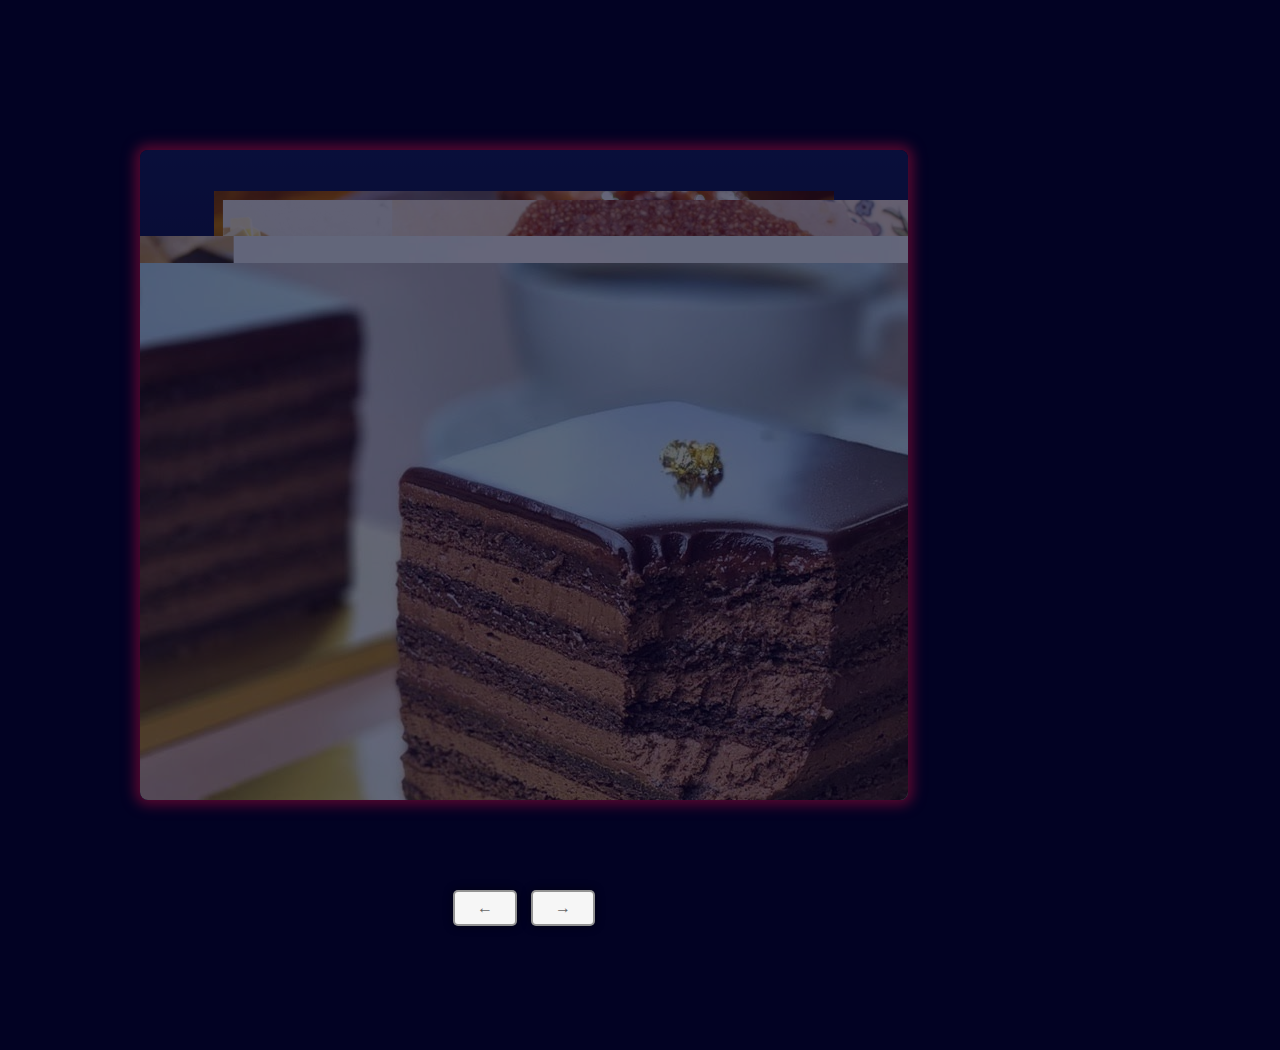
<file: 3D-Cover-Flow-Style-Image-Carousel-Plugin-with-jQuery-Cloud-9-Carousel/index.html>
<!doctype html>
<html lang="fr">
<head>
  <meta charset="UTF-8">
  <title>Cloud 9 Carousel jQuery Plugin Demo</title>
  <link rel="stylesheet" href="css/main.css">
  <link href="http://www.jqueryscript.net/css/jquerysctipttop.css" rel="stylesheet" type="text/css">
</head>
<body>

<script type="text/javascript"
src="http://pagead2.googlesyndication.com/pagead/show_ads.js">
</script>
  <div class="jquery-script-clear"></div>
  <h1 style="margin-top:150px;"></h1>
  <div id="wrap">
    <div id="showcase" class="noselect"> <img class="cloud9-item" src="img/Chocolate_Cake.jpg" alt="Firefox"> <img class="cloud9-item" src="img/crumbleMyrtille.webp" alt="Wyzo"> <img class="cloud9-item" src="img/gateau-a-la-vanille-de-base.jpg" alt="Opera"> <img class="cloud9-item" src="img/gateauAid.webp" alt="Chrome"> <img class="cloud9-item" src="img/kalbElLouz.jpg" alt="Internet Explorer"> <img class="cloud9-item" src="img/MilleFeuilles.jpg" alt="Safari"> </div>
    <p id="item-title">&nbsp;</p>
    <div class="nav" class="noselect">
    <button class="left">  ← </button>
    <button class="right"> → </button>
    </div>
  </div>
<script src="http://ajax.googleapis.com/ajax/libs/jquery/1.11.0/jquery.min.js"></script> 
<script src="jquery.reflection.js"></script> 
<script src="jquery.cloud9carousel.js"></script> 
<script>
    $(function() {
      var showcase = $("#showcase")

      showcase.Cloud9Carousel( {
        yPos: 42,
        yRadius: 48,
        mirrorOptions: {
          gap: 12,
          height: 0.2
        },
        buttonLeft: $(".nav > .left"),
        buttonRight: $(".nav > .right"),
        autoPlay: true,
        bringToFront: true,
        onRendered: showcaseUpdated,
        onLoaded: function() {
          showcase.css( 'visibility', 'visible' )
          showcase.css( 'display', 'none' )
          showcase.fadeIn( 1500 )
        }
      } )

      function showcaseUpdated( showcase ) {
        var title = $('#item-title').html(
          $(showcase.nearestItem()).attr( 'alt' )
        )

        var c = Math.cos((showcase.floatIndex() % 1) * 2 * Math.PI)
        title.css('opacity', 0.5 + (0.5 * c))
      }

      // Simulate physical button click effect
      $('.nav > button').click( function( e ) {
        var b = $(e.target).addClass( 'down' )
        setTimeout( function() { b.removeClass( 'down' ) }, 80 )
      } )

      $(document).keydown( function( e ) {
        //
        // More codes: http://www.javascripter.net/faq/keycodes.htm
        //
        switch( e.keyCode ) {
          /* left arrow */
          case 37:
            $('.nav > .left').click()
            break

          /* right arrow */
          case 39:
            $('.nav > .right').click()
        }
      } )
    })
  </script> 
<script type="text/javascript">

  var _gaq = _gaq || [];
  _gaq.push(['_setAccount', 'UA-36251023-1']);
  _gaq.push(['_setDomainName', 'jqueryscript.net']);
  _gaq.push(['_trackPageview']);

  (function() {
    var ga = document.createElement('script'); ga.type = 'text/javascript'; ga.async = true;
    ga.src = ('https:' == document.location.protocol ? 'https://ssl' : 'http://www') + '.google-analytics.com/ga.js';
    var s = document.getElementsByTagName('script')[0]; s.parentNode.insertBefore(ga, s);
  })();

</script>
</body>
</html>
</file>
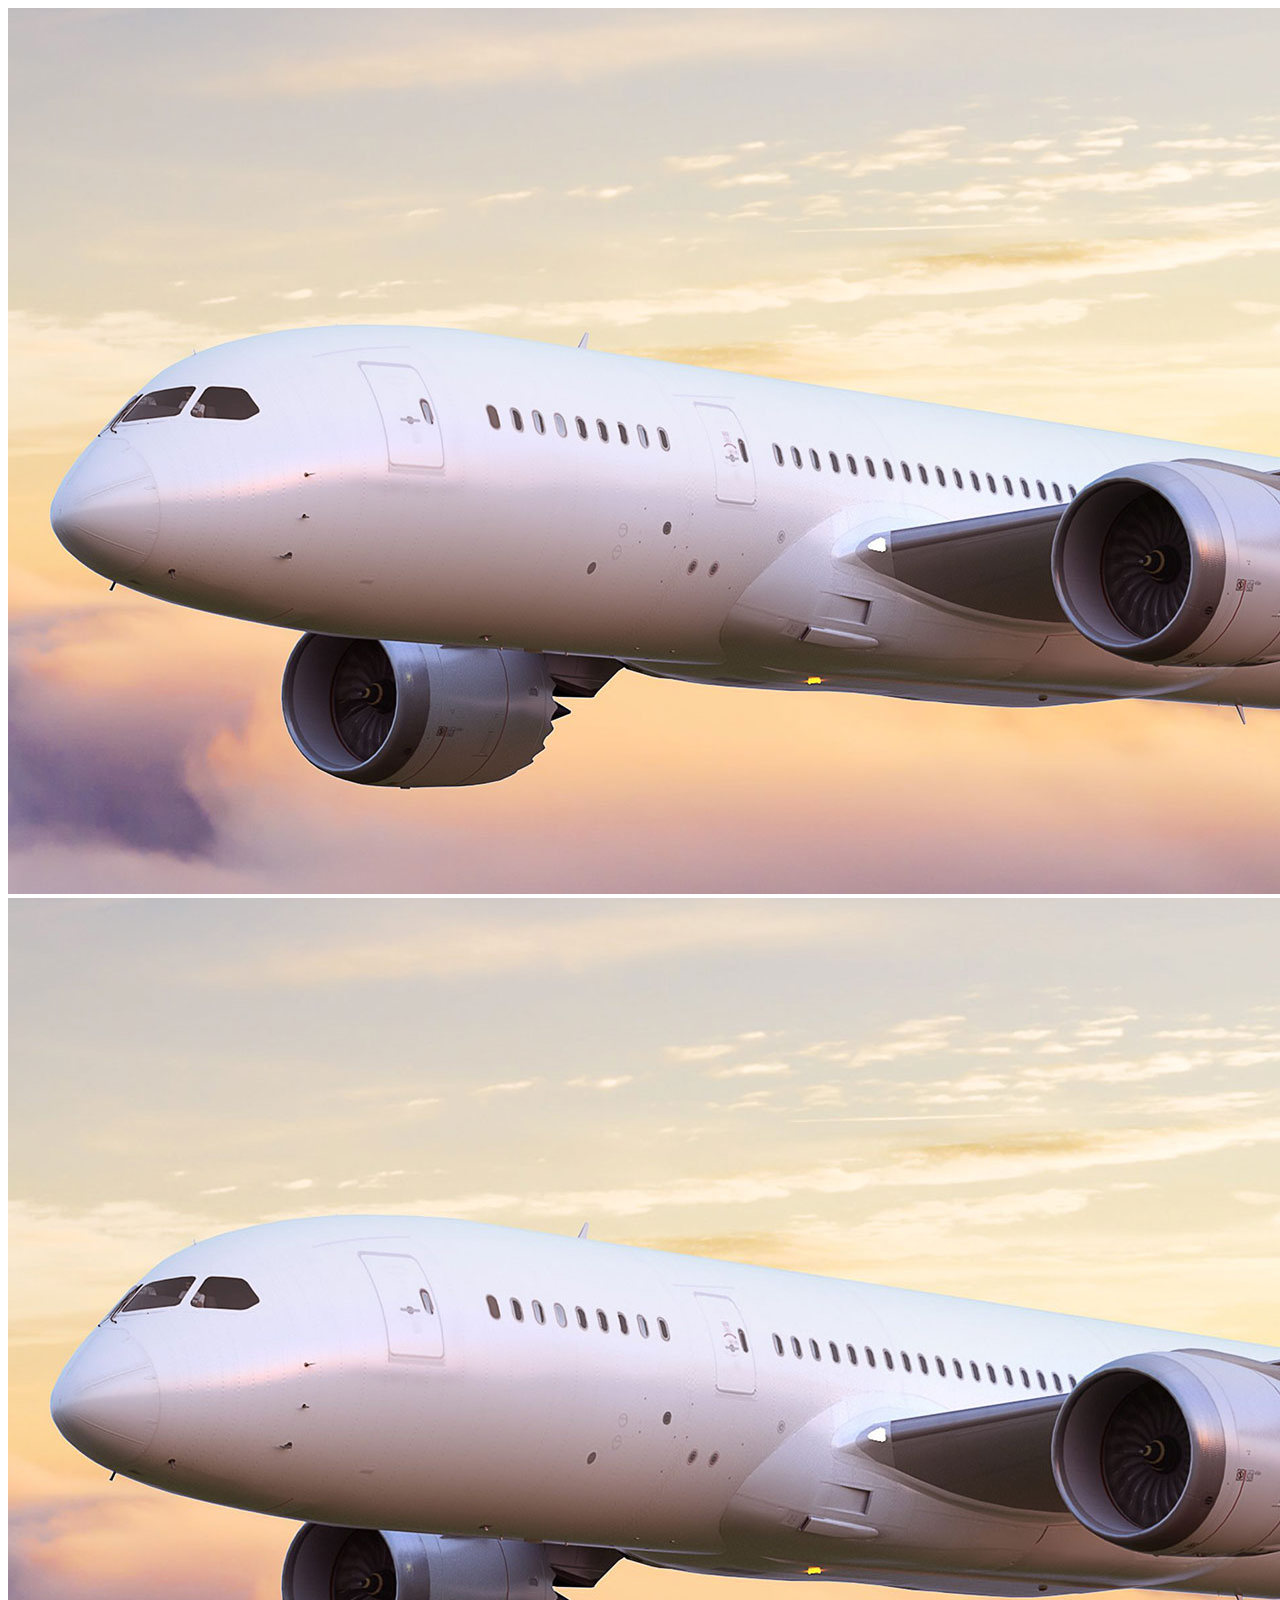
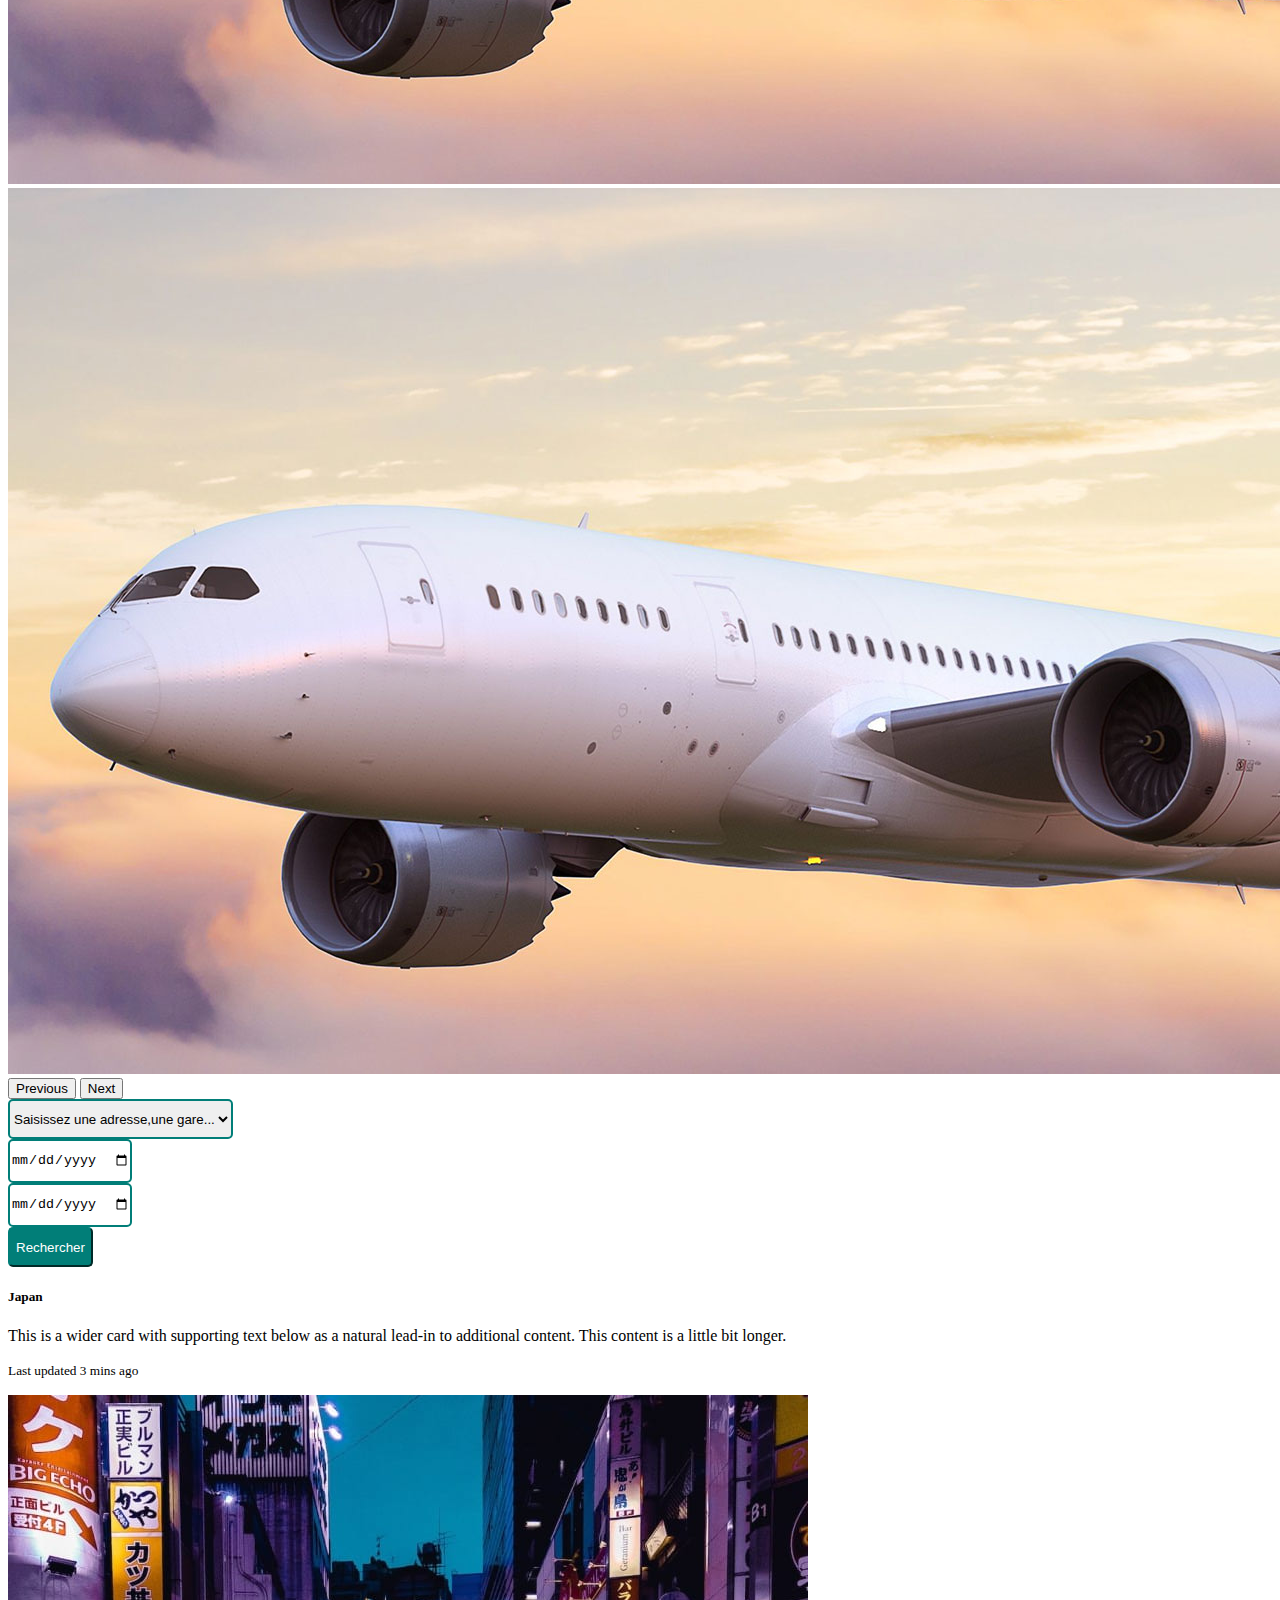
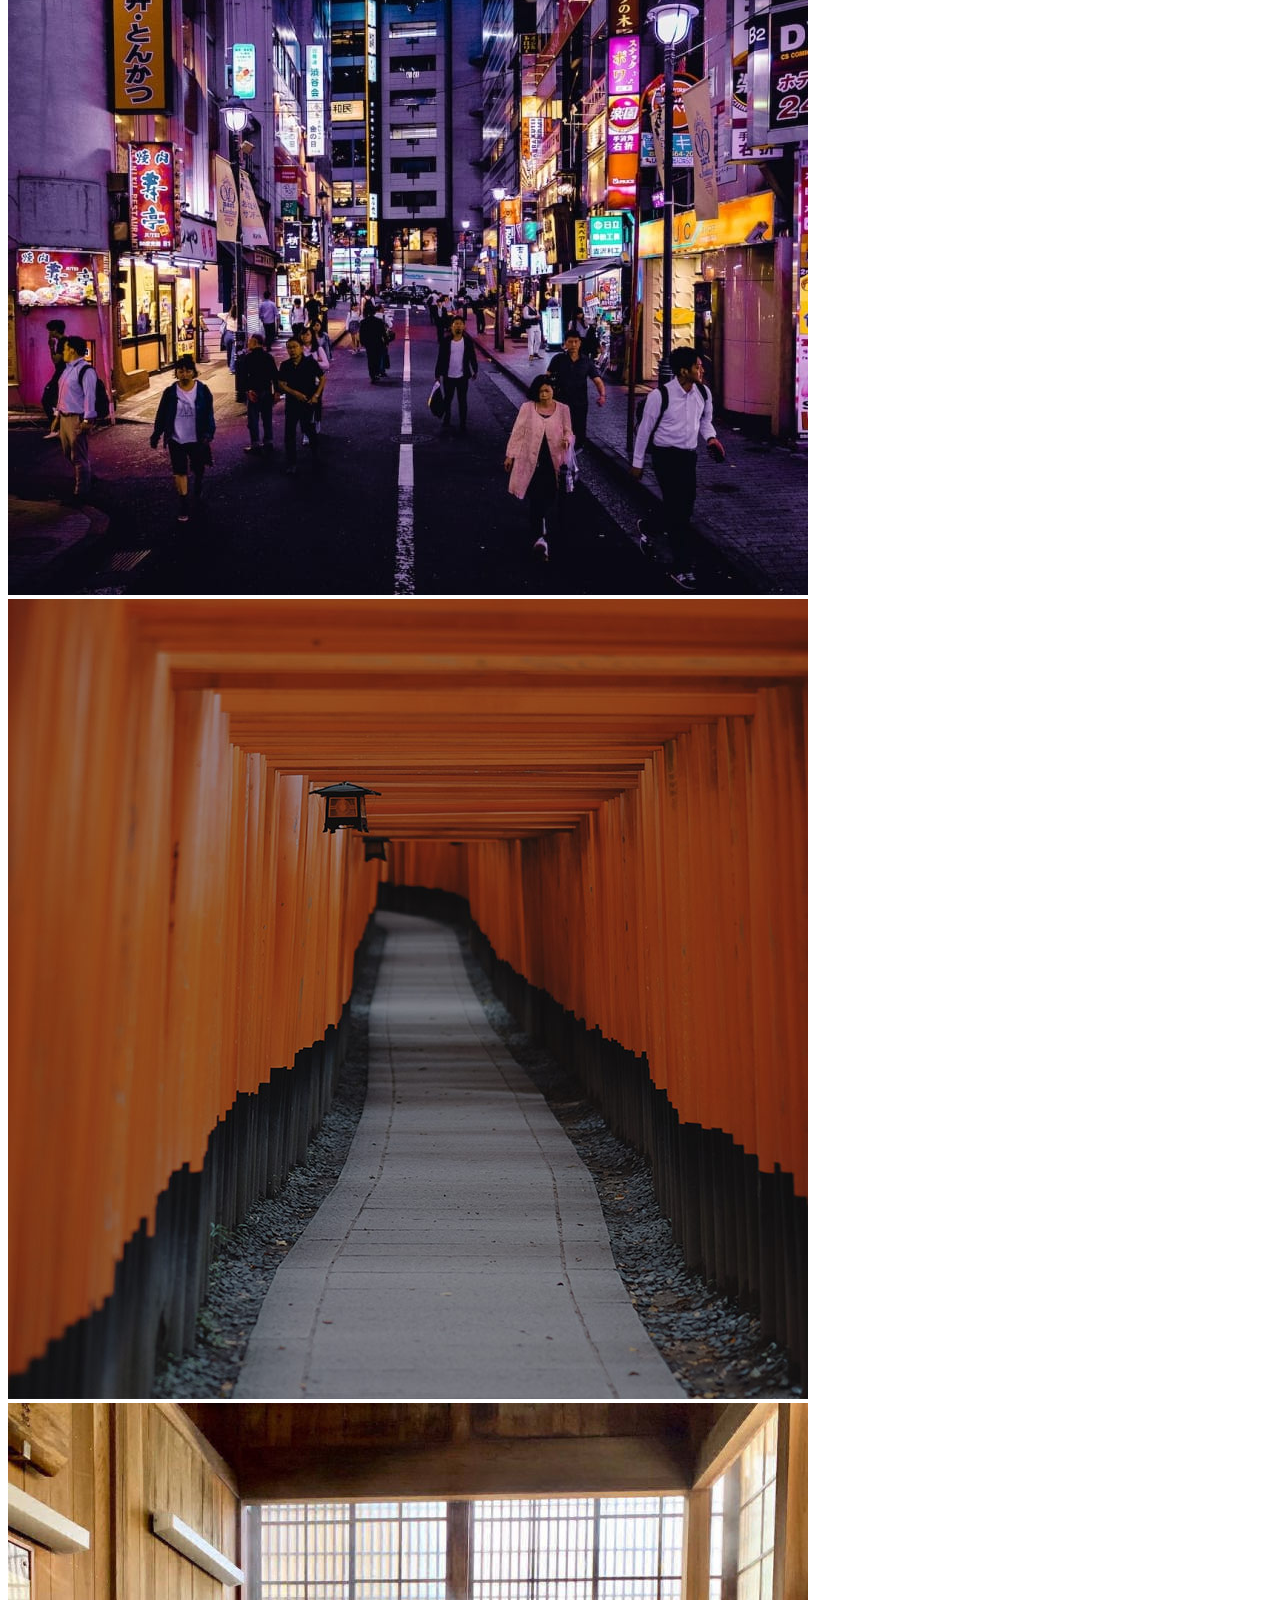
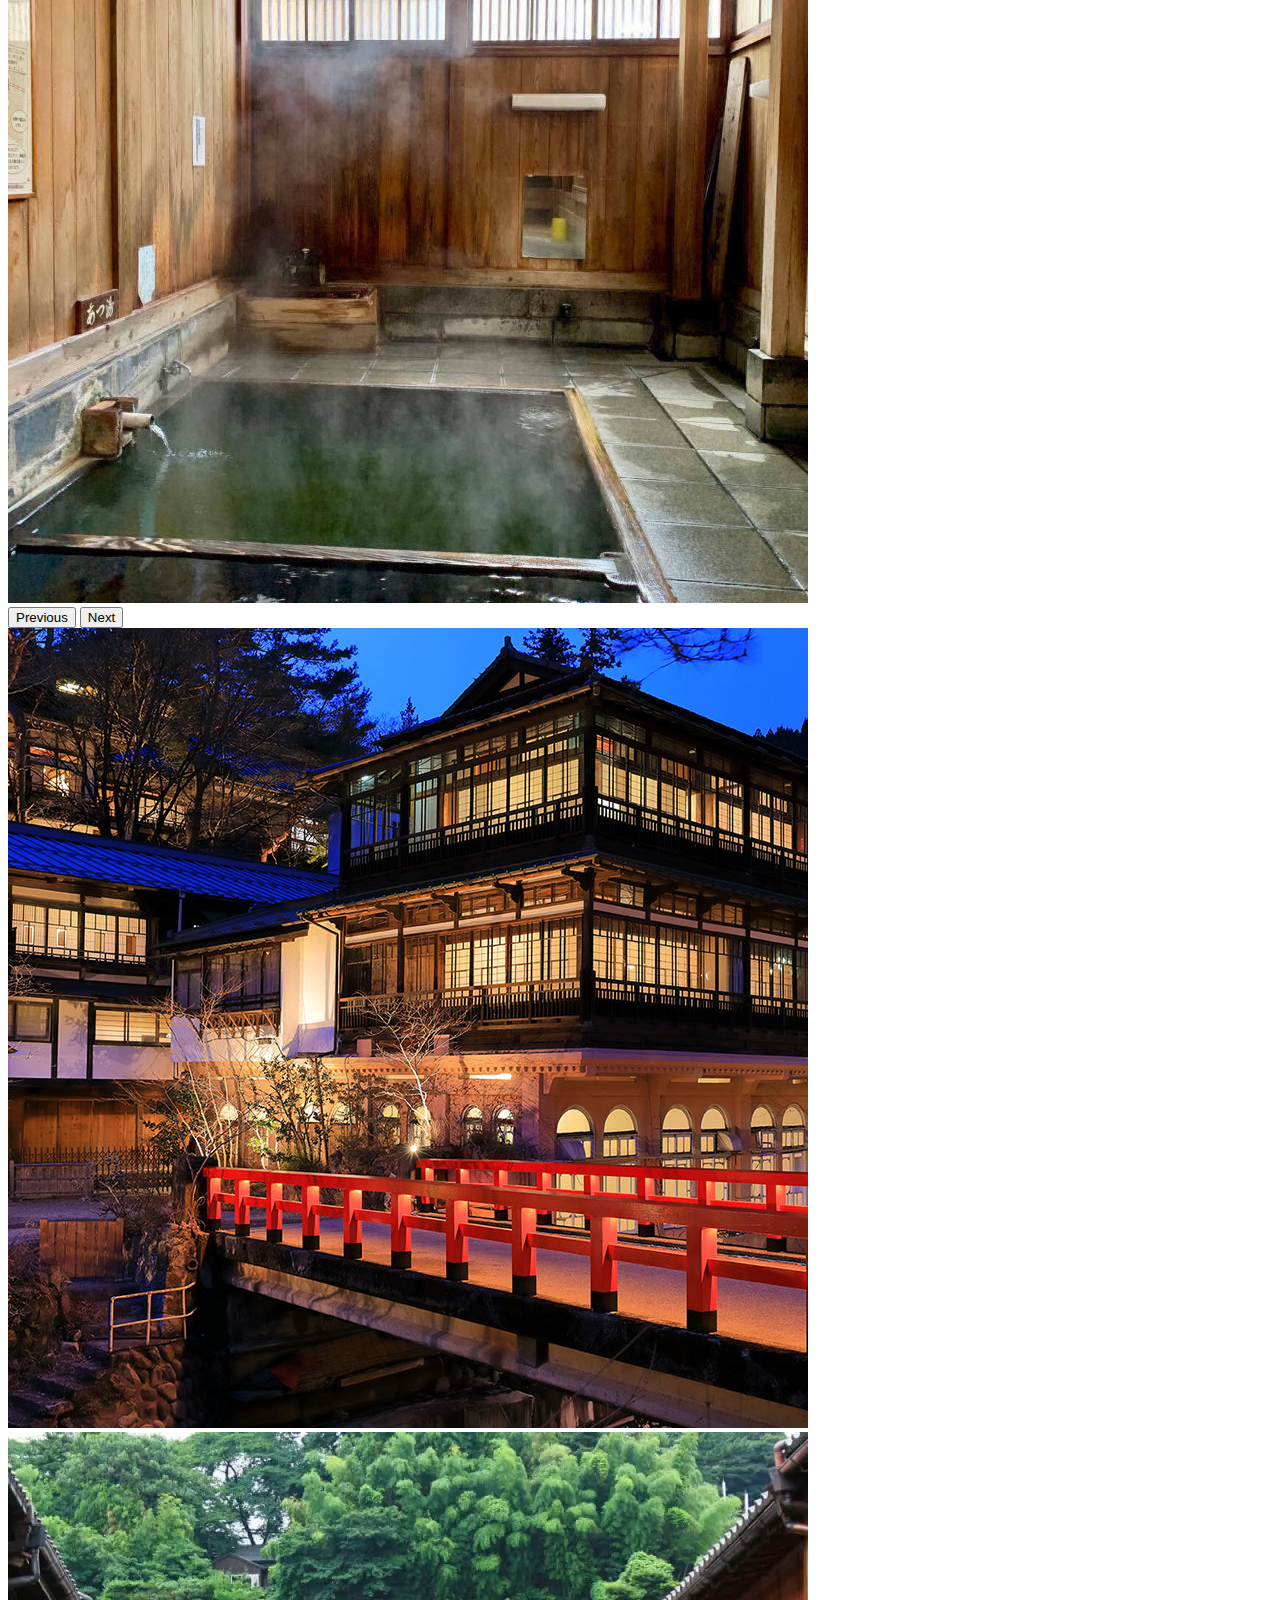
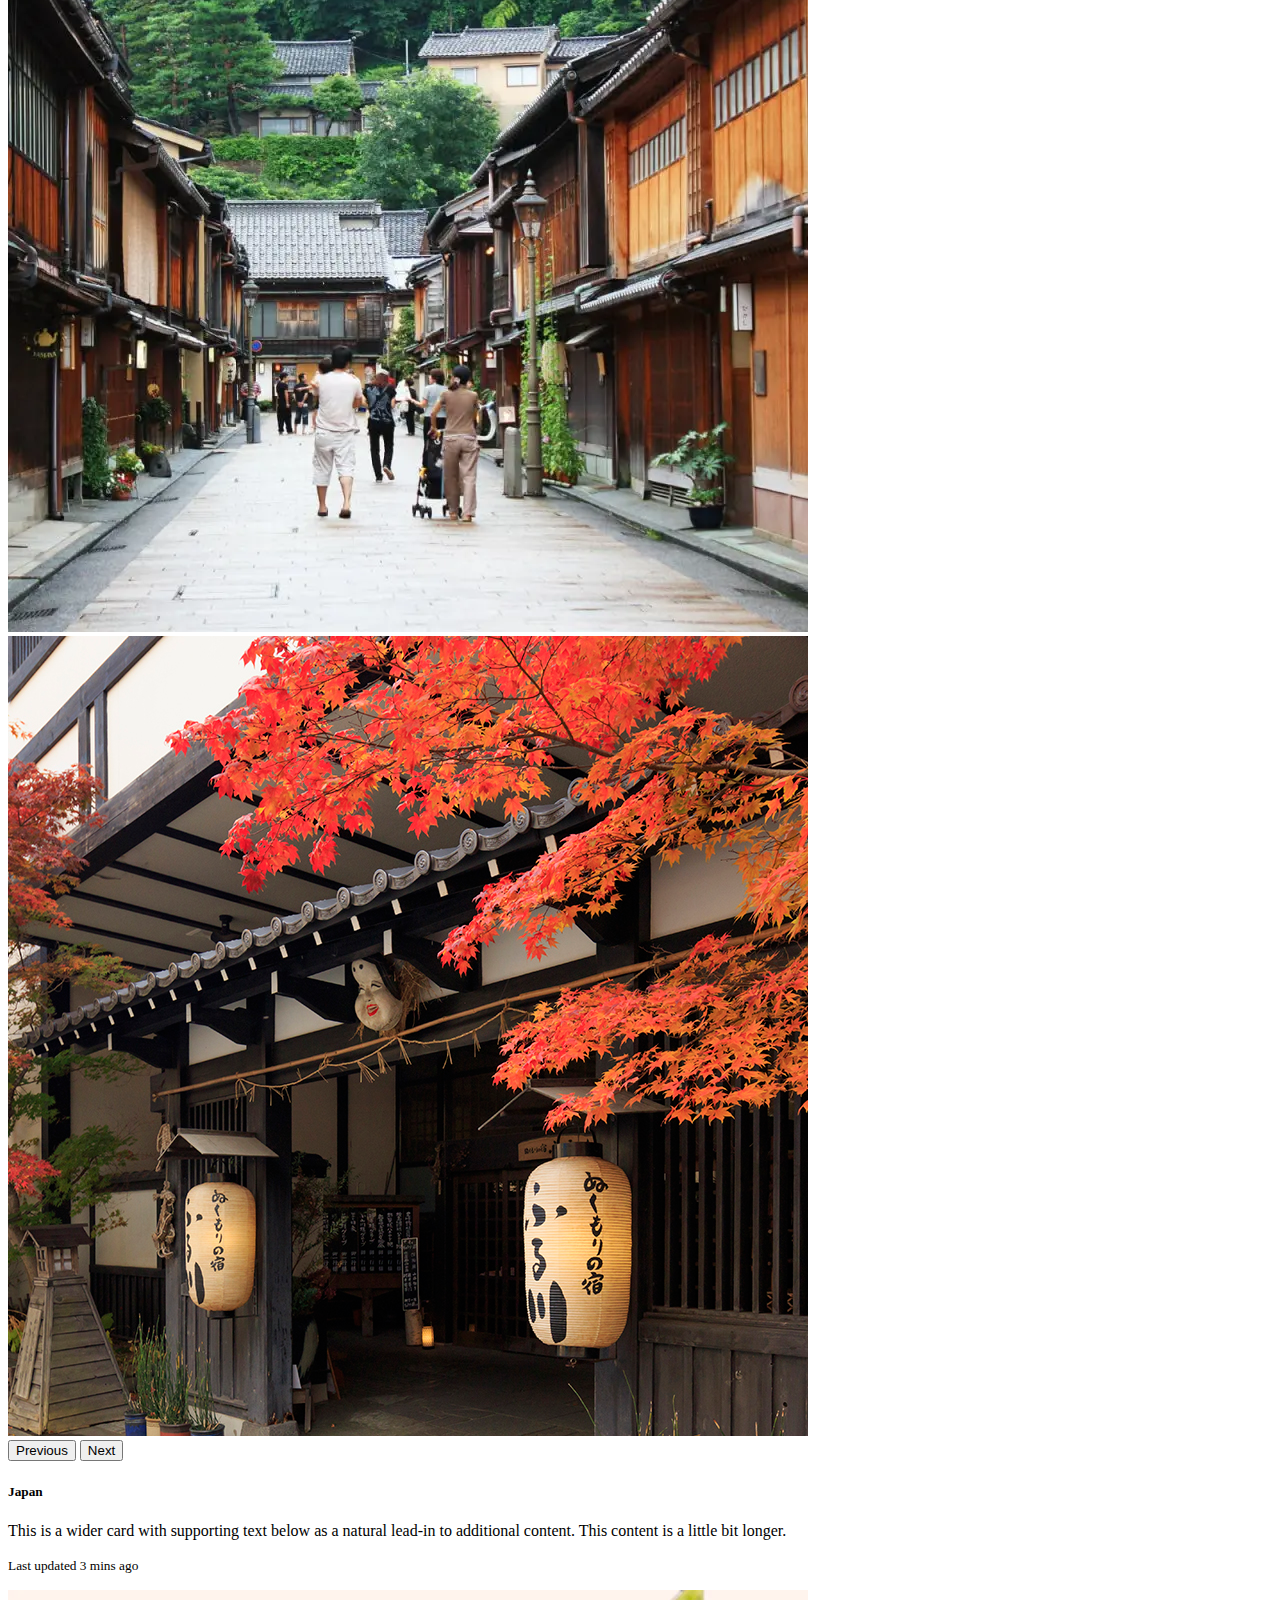
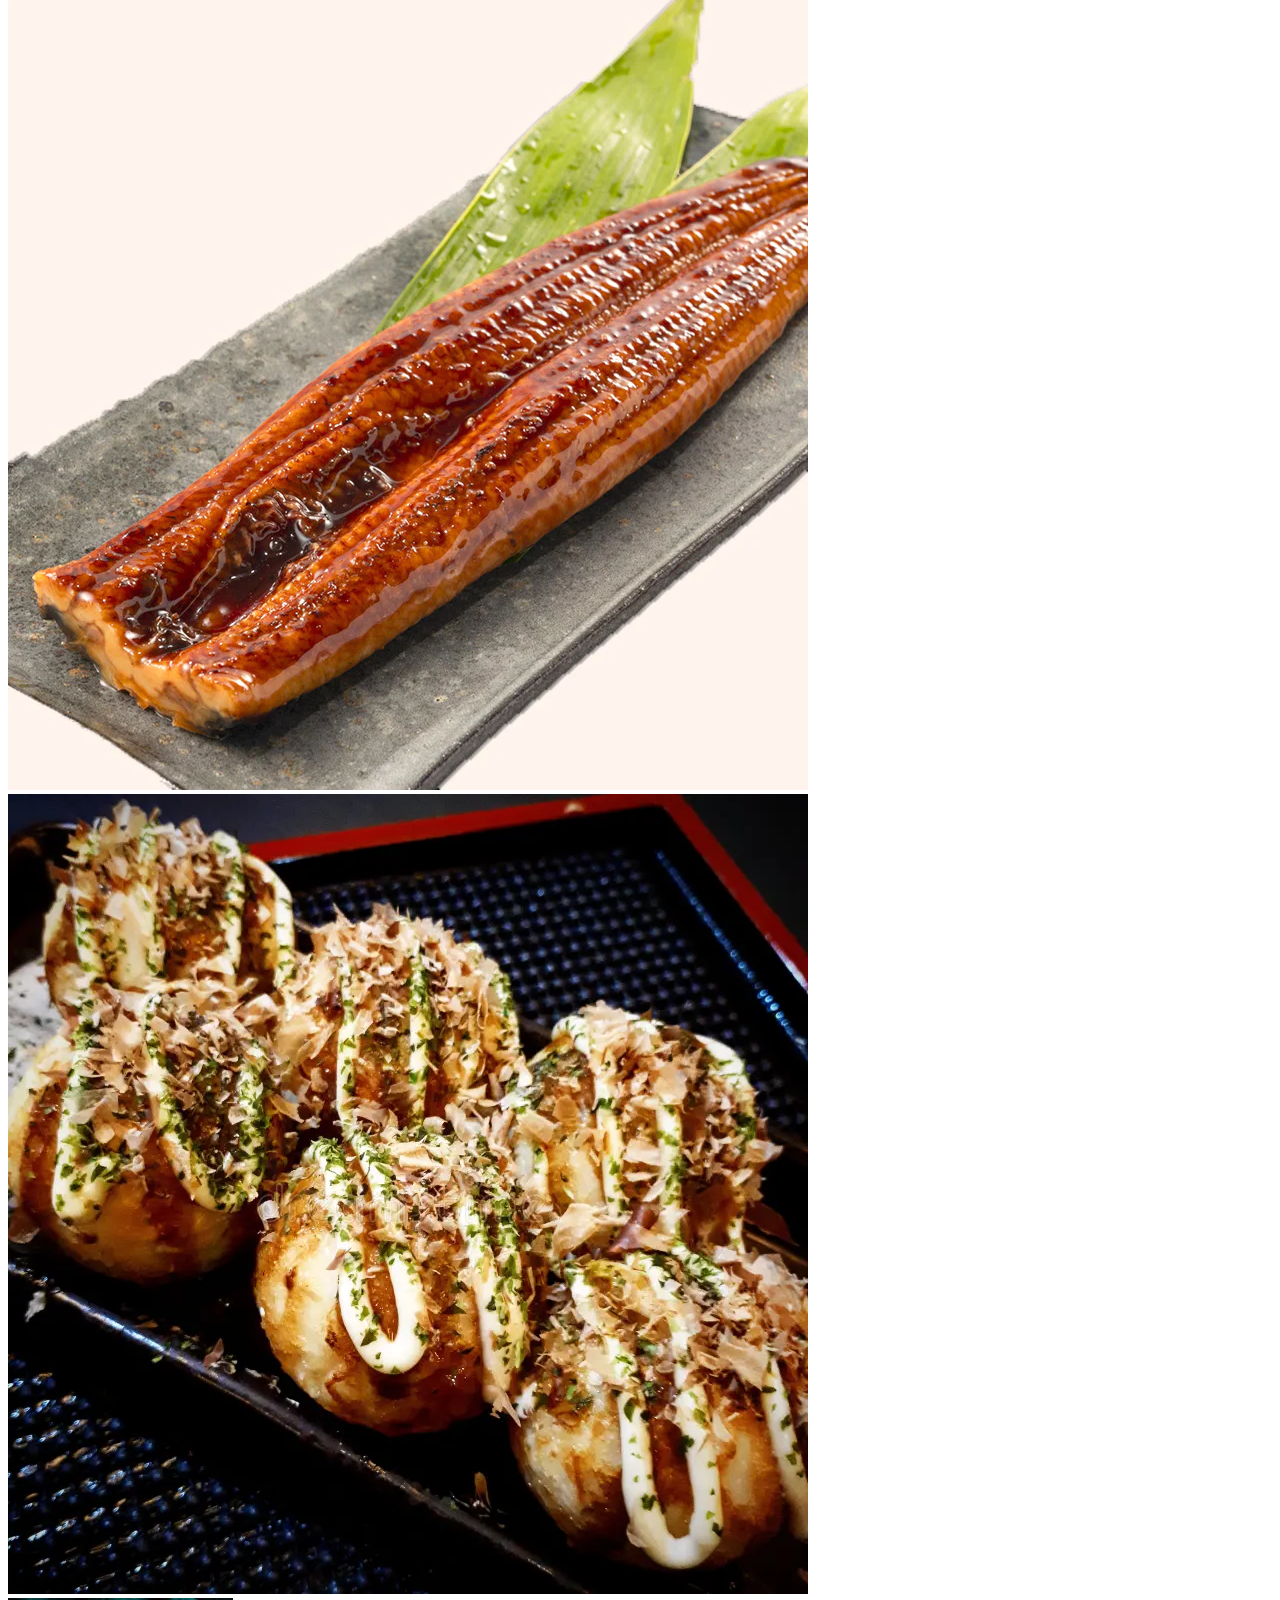
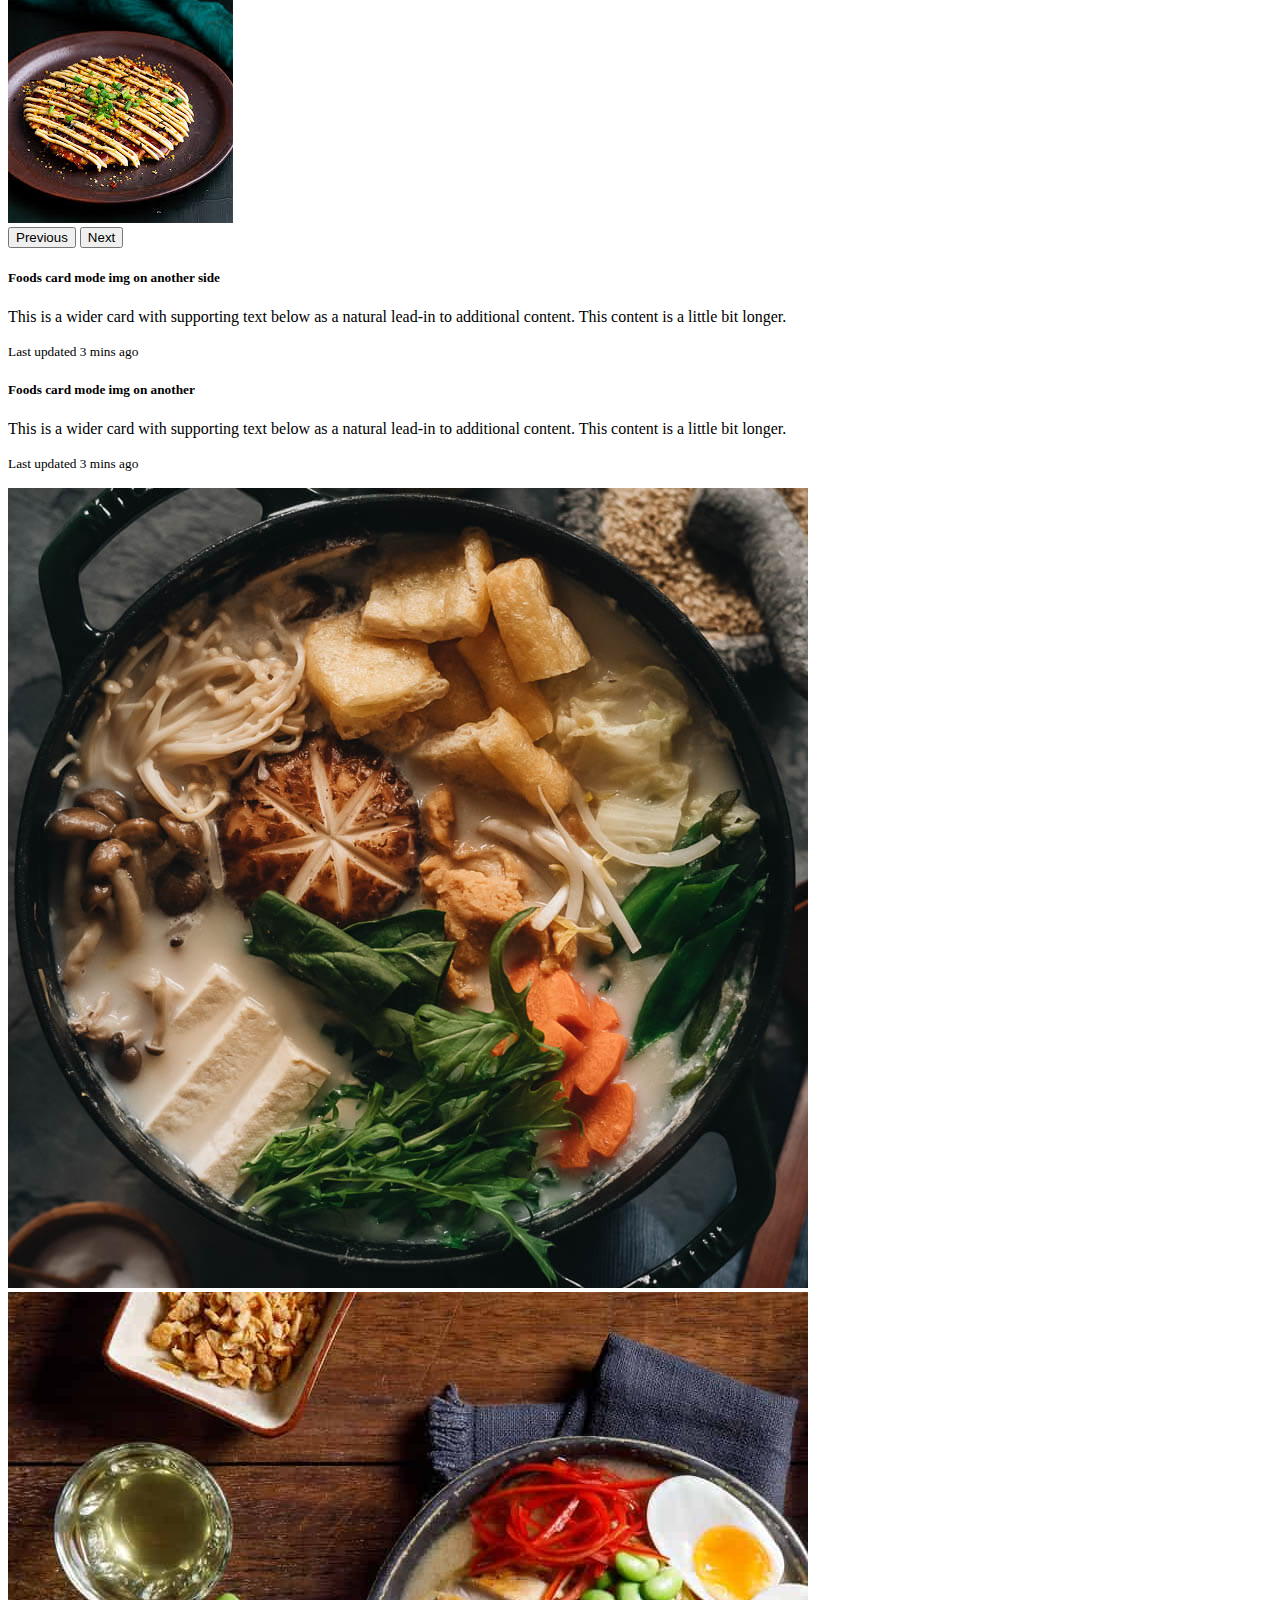
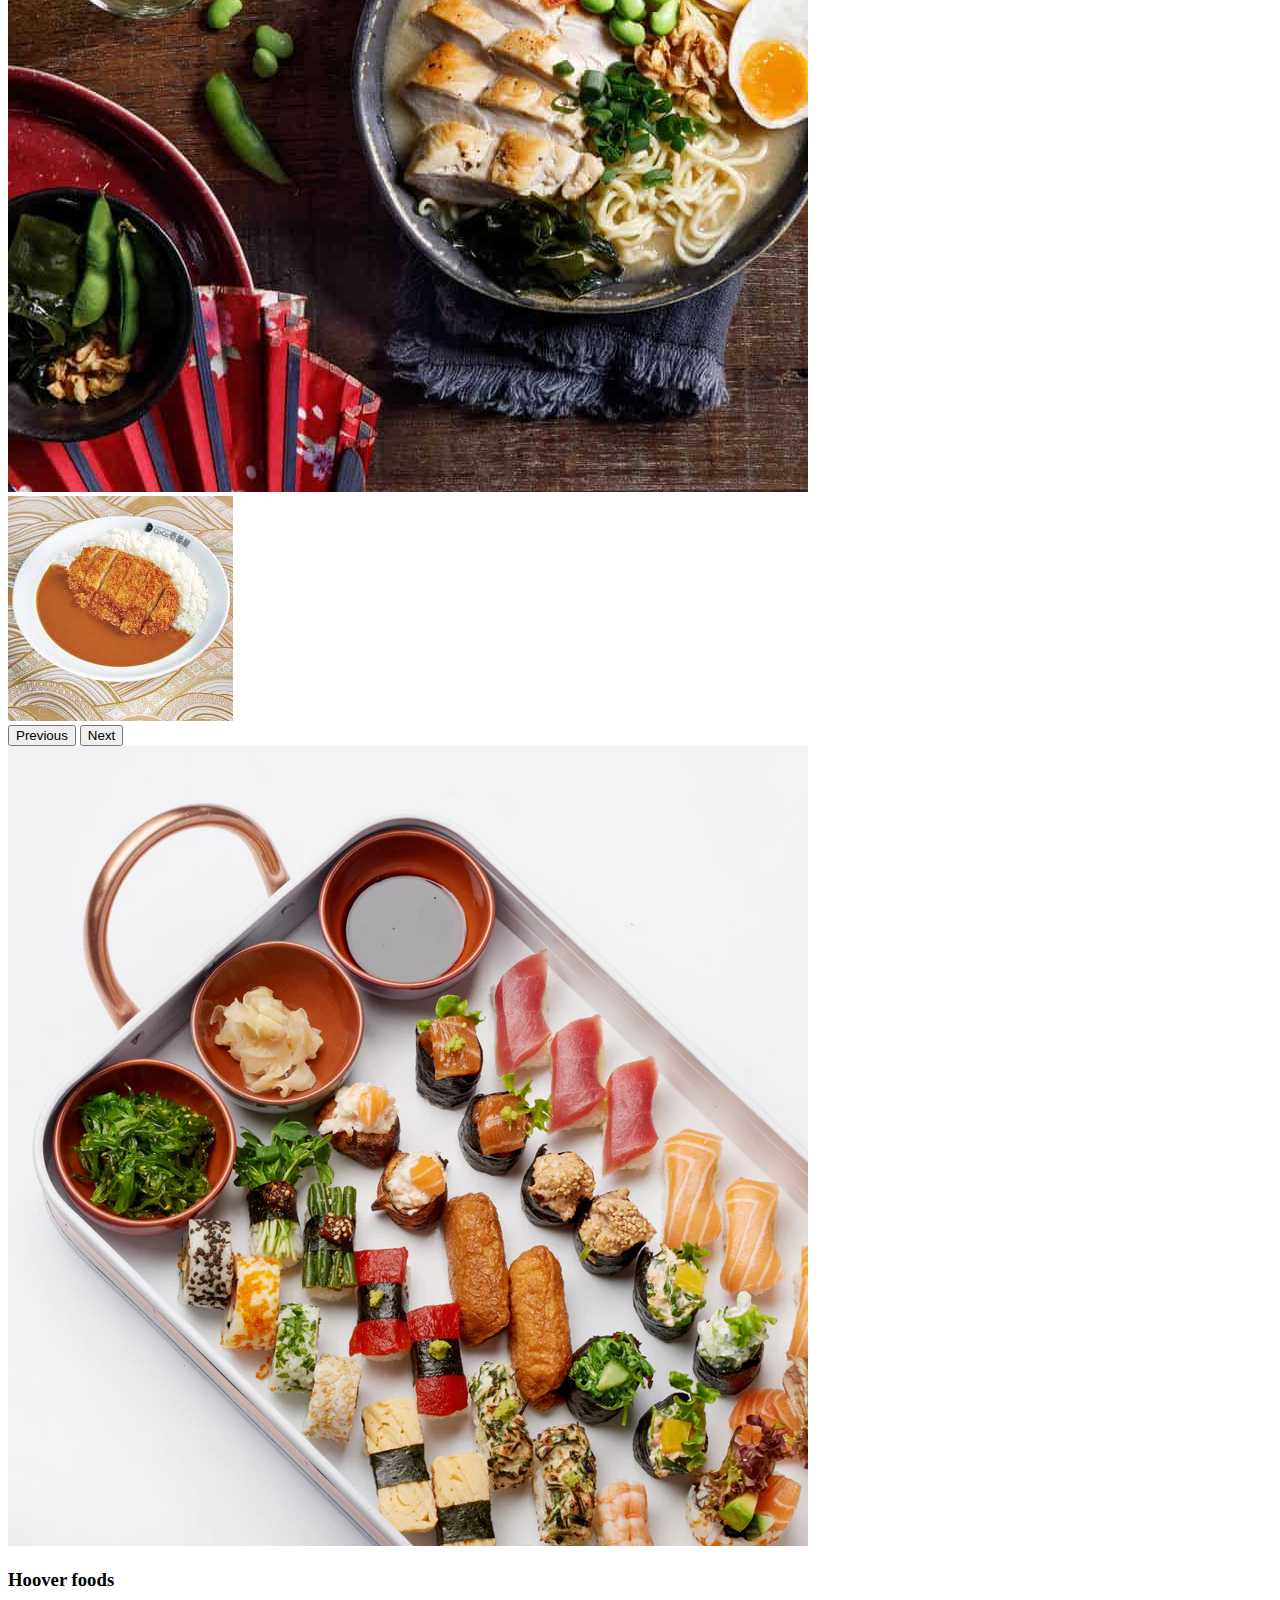
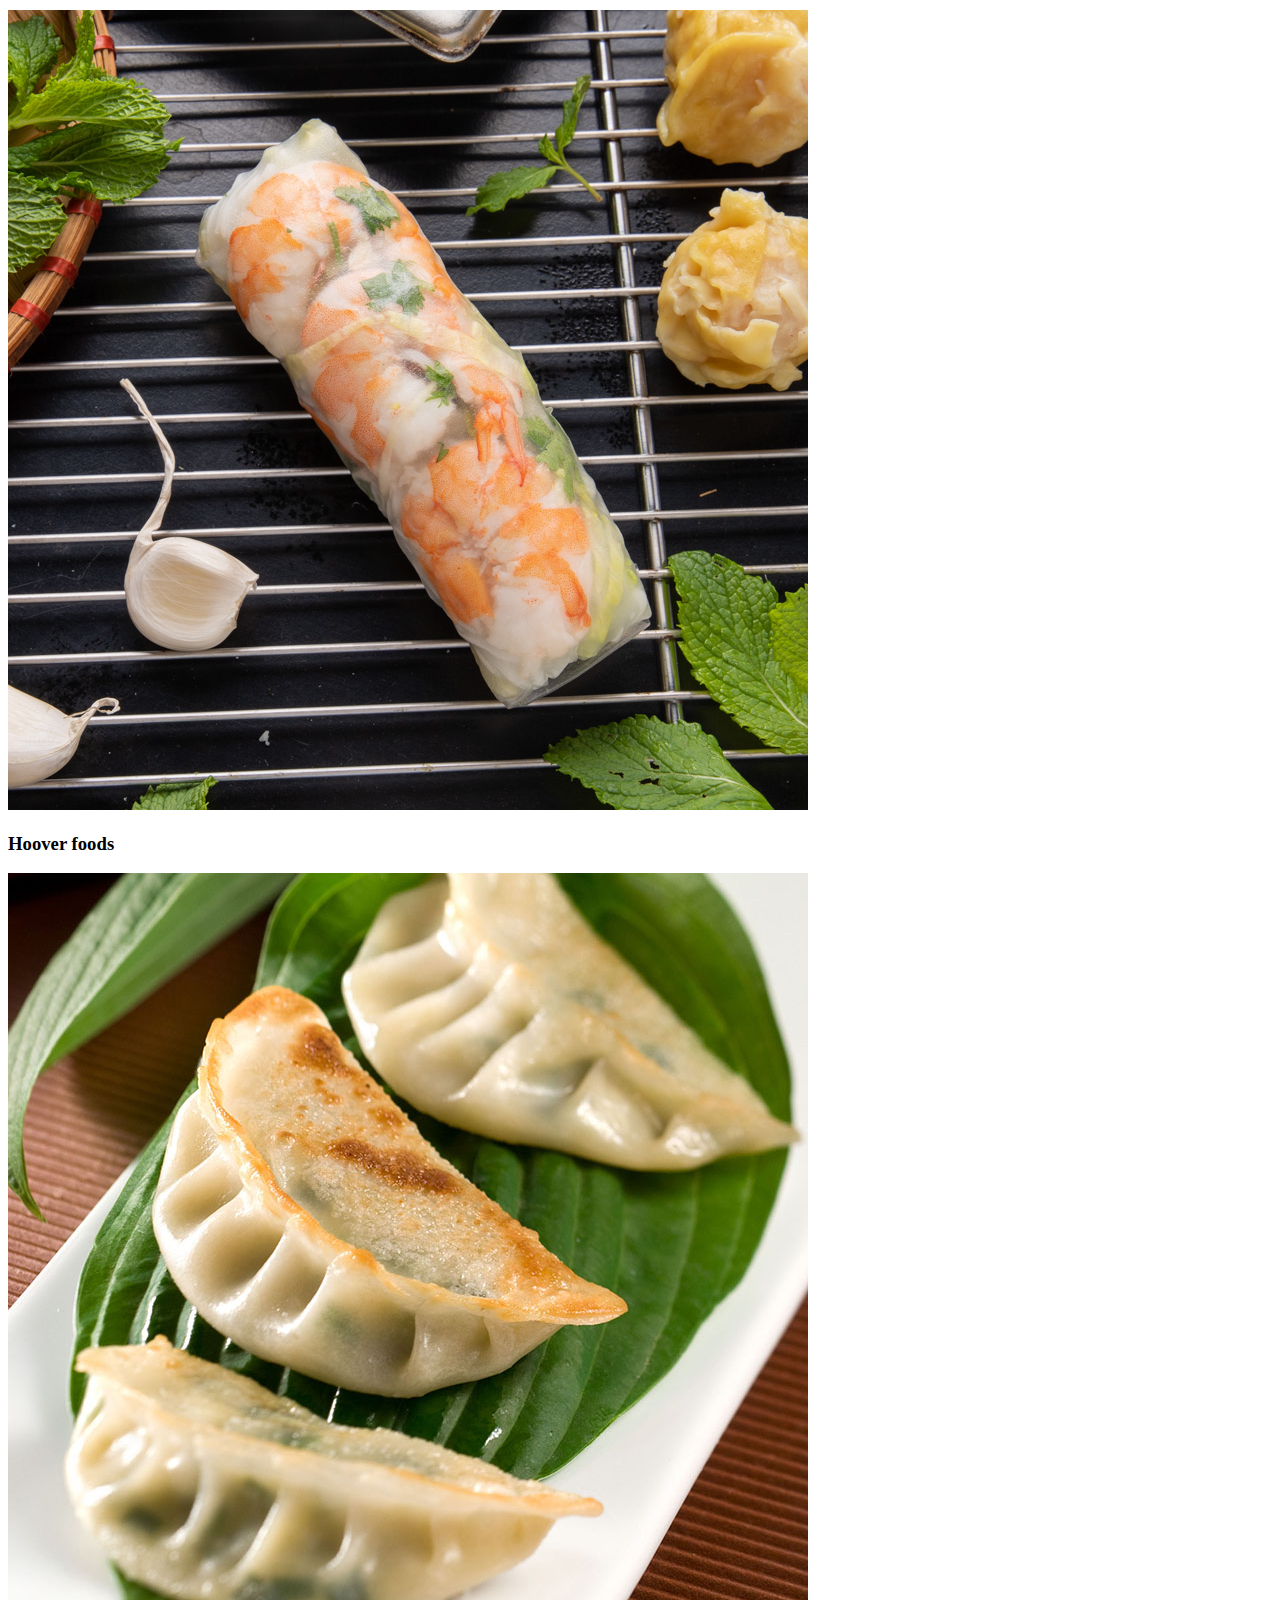
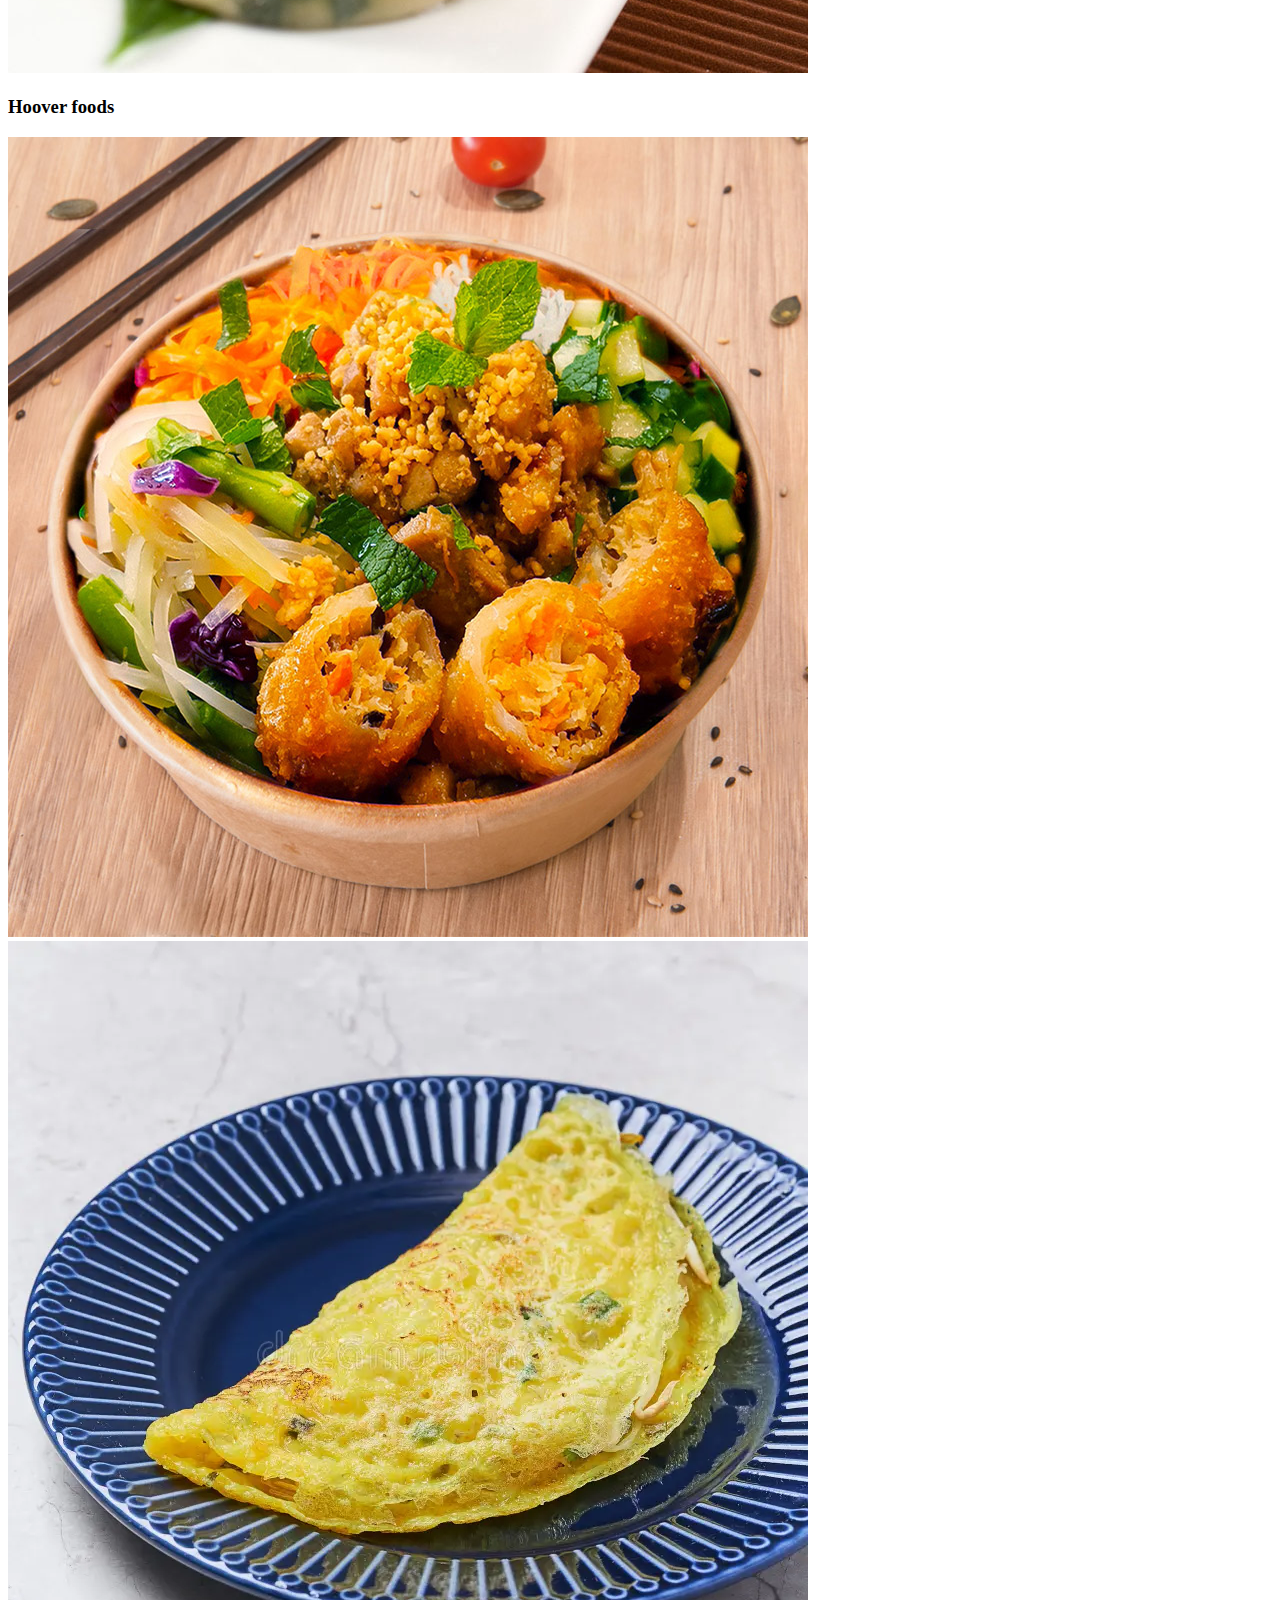
<file: ws_javascript/index.html>
<!DOCTYPE html>
<html lang="fr">
  <head>
    <meta charset="UTF-8" />
    <meta name="viewport" content="width=device-width, initial-scale=1.0" />
    <meta http-equiv="X-UA-Compatible" content="ie=edge" />
    <script
      src="https://cdn.jsdelivr.net/npm/bootstrap@5.3.0/dist/js/bootstrap.bundle.min.js"
      integrity="sha384-geWF76RCwLtnZ8qwWowPQNguL3RmwHVBC9FhGdlKrxdiJJigb/j/68SIy3Te4Bkz"
      crossorigin="anonymous"
    >
  </script>
    <link
      href="https://cdn.jsdelivr.net/npm/bootstrap@5.3.0/dist/css/bootstrap.min.css"
      rel="stylesheet"
      integrity="sha384-9ndCyUaIbzAi2FUVXJi0CjmCapSmO7SnpJef0486qhLnuZ2cdeRhO02iuK6FUUVM"
      crossorigin="anonymous"
    />

    <link rel="stylesheet" href="css/style.css" />
    <script src="js/structure.js" defer></script>

    <title>Workshop Javascript</title>
  </head>
  <body>
   
    <div class="myHeader position-relative">
      <!-- Caroussel mode auto -->
      <div id="michelCarousel" class="carousel slide" data-bs-ride="carousel">
        <div class="carousel-inner">
          <div class="carousel-item active">
            <img
              src="img/tp/MicrosoftTeams-image.png"
              class="d-block w-100"
              alt="..."/>
          </div>
          <div class="carousel-item">
            <img
              src="img/tp/MicrosoftTeams-image.png"
              class="d-block w-100"
              alt="..." />
          </div>
          <div class="carousel-item">
            <img
              src="img/tp/MicrosoftTeams-image.png"
              class="d-block w-100"
              alt="..."
            />
          </div>
        </div>
        <button
          class="carousel-control-prev"
          type="button"
          data-bs-target="#carouselExampleAutoplaying"
          data-bs-slide="prev">
          <span class="carousel-control-prev-icon" aria-hidden="true"></span>
          <span class="visually-hidden">Previous</span>
        </button>
        <button
          class="carousel-control-next"
          type="button"
          data-bs-target="#carouselExampleAutoplaying"
          data-bs-slide="next"
        >
          <span class="carousel-control-next-icon" aria-hidden="true"></span>
          <span class="visually-hidden">Next</span>
        </button>
      </div>
      <!-- Fin Caroussel mode auto -->
      
      <!-- boobstraps => Formulaire -->
      <!-- <div class="row">
        <div class="col"> <select name="adresses" id="adresse">
          <option value="1">Saisissez une adresse,une gare...</option>
          <option value="2">Adresse2</option>
          <option value="3">Adresse3</option>
          <option value="4">Adresse4</option>
        </select></div>
        <div class="col"><input type="date" />
        </div>
        <div class="col"><input type="date" />
        </div>
        <div class="col"><button>Rechercher</button>
        </div>
      </div> -->
      <!-- Formulaire -->
      <div class="formulaire position-absolute">
      <form action="">
        <!-- <select name="adresses" id="adresse">
          <option value="1">Saisissez une adresse,une gare...</option>
          <option value="2">Adresse2</option>
          <option value="3">Adresse3</option>
          <option value="4">Adresse4</option>
        </select> -->
        <!-- <input type="date" /> -->
        <!-- <input type="date" /> -->
        <!-- <button>Rechercher</button> -->
        <div class="row">
          <div class="col"> <select name="adresses" id="adresse">
            <option value="1">Saisissez une adresse,une gare...</option>
            <option value="2">Adresse2</option>
            <option value="3">Adresse3</option>
            <option value="4">Adresse4</option>
          </select></div>
          <div class="col"><input type="date" />
          </div>
          <div class="col"><input type="date" />
          </div>
          <div class="col"><button id="recherche">Rechercher</button>
          </div>
        </div>
      </form>
      </div>
    </div>
    <!-- Fin formulaire -->

    
    <!--  Caroussel de base "full sreen" -->

    <!-- <div id="carouselExample" class="carousel slide">
      <div class="carousel-inner">
        <div class="carousel-item active">
          <img src="..." class="d-block w-100" alt="...">
        </div>
        <div class="carousel-item">
          <img src="..." class="d-block w-100" alt="...">
        </div>
        <div class="carousel-item">
          <img src="..." class="d-block w-100" alt="...">
        </div>
      </div>
      <button class="carousel-control-prev" type="button" data-bs-target="#carouselExample" data-bs-slide="prev">
        <span class="carousel-control-prev-icon" aria-hidden="true"></span>
        <span class="visually-hidden">Previous</span>
      </button>
      <button class="carousel-control-next" type="button" data-bs-target="#carouselExample" data-bs-slide="next">
        <span class="carousel-control-next-icon" aria-hidden="true"></span>
        <span class="visually-hidden">Next</span>
      </button>
    </div> -->

    <!-- Fin Caroussel de base "full sreen" -->

    <!-- sect1 -->
    <!-- mode card => (image au centre +texte) + caroussel de base -->
    <section class="row d-flex justify-content-center">
      <div class="col-lg-6">
        <!-- permet de centrer l'image -->
        <div class="card mb-3 w-100">
          <!-- ************************* -->
          <div class="row g-0">
            <div class="col-md-8">
              <div class="card-body">
                <h5 class="card-title">Japan</h5>
                <p class="card-text">
                  This is a wider card with supporting text below as a natural
                  lead-in to additional content. This content is a little bit
                  longer.
                </p>
                <p class="card-text">
                  <small class="text-body-secondary"
                    >Last updated 3 mins ago</small
                  >
                </p>
              </div>
            </div>
            <div class="col-md-4">
              <div id="carouselExample" class="carousel slide">
                <div class="carousel-inner">
                  <div class="carousel-item active">
                    <img
                      src="img/800x800/tokyo.jpg"
                      class="d-block w-100"
                      alt="..."
                    />
                  </div>
                  <div class="carousel-item">
                    <img
                      src="img/800x800/kyoto.jpg"
                      class="d-block w-100"
                      alt="..."
                    />
                  </div>
                  <div class="carousel-item">
                    <img
                      src="img/800x800/onsenYasuchi.jpg"
                      class="d-block w-100"
                      alt="..."
                    />
                  </div>
                </div>
                <button
                  class="carousel-control-prev"
                  type="button"
                  data-bs-target="#carouselExample"
                  data-bs-slide="prev"
                >
                  <span
                    class="carousel-control-prev-icon"
                    aria-hidden="true"
                  ></span>
                  <span class="visually-hidden">Previous</span>
                </button>
                <button
                  class="carousel-control-next"
                  type="button"
                  data-bs-target="#carouselExample"
                  data-bs-slide="next"
                >
                  <span
                    class="carousel-control-next-icon"
                    aria-hidden="true"
                  ></span>
                  <span class="visually-hidden">Next</span>
                </button>
              </div>
            </div>
          </div>
        </div>
      </div>
    </section>
    <!-- fin sect1 -->

    <!-- sect2 -->
    <!-- mode card => (image+texte) + caroussel de base  idem mais de l'autre sens -->
    <section class="row d-flex justify-content-center">
      <div class="col-lg-6">
        <!-- permet de centrer l'image -->
        <div class="card mb-3 w-100">
          <!-- ************************* -->
          <div class="row g-0">
              <div class="col-md-4">
              <div id="carouselExample2" class="carousel slide">
                <div class="carousel-inner">
                  <div class="carousel-item active">
                    <img
                      src="img/800x800/gunma.jpg"
                      class="d-block w-100"
                      alt="..."
                    />
                  </div>
                  <div class="carousel-item">
                    <img
                      src="img/800x800/KanazawaHigashichayaDistrict.webp"
                      class="d-block w-100"
                      alt="..."
                    />
                  </div>
                  <div class="carousel-item">
                    <img
                      src="img/800x800/nukumoriNoYadoFurukawaJozankei.jpg"
                      class="d-block w-100"
                      alt="..."
                    />
                  </div>
                </div>
                <button
                  class="carousel-control-prev"
                  type="button"
                  data-bs-target="#carouselExample2"
                  data-bs-slide="prev"
                >
                  <span
                    class="carousel-control-prev-icon"
                    aria-hidden="true"
                  ></span>
                  <span class="visually-hidden">Previous</span>
                </button>
                <button
                  class="carousel-control-next"
                  type="button"
                  data-bs-target="#carouselExample2"
                  data-bs-slide="next"
                >
                  <span
                    class="carousel-control-next-icon"
                    aria-hidden="true"
                  ></span>
                  <span class="visually-hidden">Next</span>
                </button>
              </div>
            </div>
            <div class="col-md-8">
              <div class="card-body">
                <h5 class="card-title">Japan</h5>
                <p class="card-text">
                  This is a wider card with supporting text below as a natural
                  lead-in to additional content. This content is a little bit
                  longer.
                </p>
                <p class="card-text">
                  <small class="text-body-secondary"
                    >Last updated 3 mins ago</small
                  >
                </p>
              </div>
            </div>
            
          </div>
        </div>
      </div>
    </section>
    <!-- fin sect2 -->

    <!-- sect3 -->
    <!-- Largeur égale a la sect 4 mode card => (image+texte) + caroussel de base -->
    <div class="row">
      <div class="col">
        <div class="card mb-3 w-100">
          <div class="row g-0">
            <div class="col-md-4">
              <div id="carouselExample3" class="carousel slide">
                <div class="carousel-inner">
                  <div class="carousel-item active">
                    <img
                      src="img/800x800/unagi_kochi.webp"
                      class="d-block w-100"
                      alt="..."
                    />
                  </div>
                  <div class="carousel-item">
                    <img
                      src="img/800x800/takoyaki.webp"
                      class="d-block w-100"
                      alt="..."
                    />
                  </div>
                  <div class="carousel-item">
                    <img
                      src="img/800x800/okonomiyaki.jpg"
                      class="d-block w-100"
                      alt="..."
                    />
                  </div>
                </div>
                <button
                  class="carousel-control-prev"
                  type="button"
                  data-bs-target="#carouselExample3"
                  data-bs-slide="prev"
                >
                  <span
                    class="carousel-control-prev-icon"
                    aria-hidden="true"
                  ></span>
                  <span class="visually-hidden">Previous</span>
                </button>
                <button
                  class="carousel-control-next"
                  type="button"
                  data-bs-target="#carouselExample3"
                  data-bs-slide="next"
                >
                  <span
                    class="carousel-control-next-icon"
                    aria-hidden="true"
                  ></span>
                  <span class="visually-hidden">Next</span>
                </button>
              </div>
            </div>
            <div class="col-md-8">
              <div class="card-body">
                <h5 class="card-title">Foods card mode img 
                  on another side</h5>
                <p class="card-text">
                  This is a wider card with supporting text below as a natural
                  lead-in to additional content. This content is a little bit
                  longer.
                </p>
                <p class="card-text">
                  <small class="text-body-secondary"
                    >Last updated 3 mins ago</small
                  >
                </p>
              </div>
            </div>
          </div>
        </div>
      </div>
      <!-- fin sect3 -->

      <!-- sect4 -->
      <!--Largeur égale a la sect3 mode card => (image+texte) + caroussel de base  idem mais de l'autre sens -->
      <div class="col">
        <div class="card mb-3 w-100">
          <div class="row g-0">
            <div class="col-md-8">
              <div class="card-body">
                <h5 class="card-title">Foods card mode img 
                  on another</h5>
                <p class="card-text">
                  This is a wider card with supporting text below as a natural
                  lead-in to additional content. This content is a little bit
                  longer.
                </p>
                <p class="card-text">
                  <small class="text-body-secondary"
                    >Last updated 3 mins ago</small
                  >
                </p>
              </div>
            </div>
            <div class="col-md-4">
              <div id="carouselExample4" class="carousel slide">
                <div class="carousel-inner">
                  <div class="carousel-item active">
                    <img src="img/800x800/nabe.jpg" class="d-block w-100" alt="..." />
                  </div>
                  <div class="carousel-item">
                    <img
                      src="img/800x800/japaneseRamen.jpg"
                      class="d-block w-100"
                      alt="..."
                    />
                  </div>
                  <div class="carousel-item">
                    <img
                      src="img/800x800/japaneseCurry.jpg"
                      class="d-block w-100"
                      alt="..."
                    />
                  </div>
                </div>
                <button
                  class="carousel-control-prev"
                  type="button"
                  data-bs-target="#carouselExample4"
                  data-bs-slide="prev"
                >
                  <span
                    class="carousel-control-prev-icon"
                    aria-hidden="true"
                  ></span>
                  <span class="visually-hidden">Previous</span>
                </button>
                <button
                  class="carousel-control-next"
                  type="button"
                  data-bs-target="#carouselExample4"
                  data-bs-slide="next"
                >
                  <span
                    class="carousel-control-next-icon"
                    aria-hidden="true"
                  ></span>
                  <span class="visually-hidden">Next</span>
                </button>
              </div>
            </div>
          </div>
        </div>
      </div>
    </div>
    <!-- fin sect4 -->

    <!-- sect5 -->
    <!-- Caroussel mode hoover -->
    <div class="container">
        <div class="row">
          <div class="col-md-4 col-4">
            <div class="card">
              <div class="card-body">
                <div class="picture1">
                  <img class="img-fluid" src="img/800x800/mixSushi.webp" alt="..." />
                </div>
                <div class="picture2">
                  <img class="img-fluid" src="img/800x800/sushi.jpg" alt="" />
                </div>
                <div class="caption">
                  <h3 class="card-title">Hoover foods</h3>
                </div>
              </div>
            </div>
          </div>
          <div class="col-md-4 col-4">
            <div class="card">
              <div class="card-body">
                <div class="picture1">
                  <img class="img-fluid" src="img/800x800/rouleaudeprintemps-x1.jpg" alt="..." />
                </div>
                <div class="picture2">
                  <img class="img-fluid" src="img/800x800/raviolisCrevettes.jpg" alt="" />
                </div>
                <div class="caption">
                  <h3 class="card-title">Hoover foods</h3>
                </div>
              </div>
            </div>
          </div>
          <div class="col-md-4 col-4">
            <div class="card">
              <div class="card-body">
                <div class="picture1">
                  <img class="img-fluid" src="img/800x800/gyozasLégumes.jpg" alt="..." />
                </div>
                <div class="picture2">
                  <img class="img-fluid" src="img/800x800/dumplingPorcCrevette.jpg" alt="" />
                </div>
                <div class="caption">
                  <h3 class="card-title">Hoover foods</h3>
                </div>
              </div>
            </div>
          </div>
        </div>
      </div>
    <!-- Fin Caroussel mode hoover -->
    <!-- fin sect5 -->

    <!-- sect6 mode fondu Largeur égale-->
    <div class="container text-center">
      <div class="row">
        <div class="col">
          <div id="carouselExampleFade" class="carousel slide carousel-fade">
            <div class="carousel-inner">
              <div class="carousel-item active">
                <img src="img/800x800/bobunPouletCitronnelleNem.jpg" class="d-block w-100" alt="...">
              </div>
              <div class="carousel-item">
                <img src="img/800x800/crêpeVietnamienne.webp" class="d-block w-100" alt="...">
              </div>
              <div class="carousel-item">
                <img src="img/800x800/rizLoclac.jpg" class="d-block w-100" alt="...">
              </div>
            </div>
            <button class="carousel-control-prev" type="button" data-bs-target="#carouselExampleFade" data-bs-slide="prev">
              <span class="carousel-control-prev-icon" aria-hidden="true"></span>
              <span class="visually-hidden">Previous</span>
            </button>
            <button class="carousel-control-next" type="button" data-bs-target="#carouselExampleFade" data-bs-slide="next">
              <span class="carousel-control-next-icon" aria-hidden="true"></span>
              <span class="visually-hidden">Next</span>
            </button>
          </div>
        </div>
        <div class="col">
          <div id="carouselExampleFade2" class="carousel slide carousel-fade">
            <div class="carousel-inner">
              <div class="carousel-item active">
                <img src="img/800x800/gubokManduDumpling.jpg" class="d-block w-100" alt="...">
              </div>
              <div class="carousel-item">
                <img src="img/800x800/japaneseFood-table-setting.jpg" class="d-block w-100" alt="...">
              </div>
              <div class="carousel-item">
                <img src="img/800x800/oden.jpg" class="d-block w-100" alt="...">
              </div>
            </div>
            <button class="carousel-control-prev" type="button" data-bs-target="#carouselExampleFade2" data-bs-slide="prev">
              <span class="carousel-control-prev-icon" aria-hidden="true"></span>
              <span class="visually-hidden">Previous</span>
            </button>
            <button class="carousel-control-next" type="button" data-bs-target="#carouselExampleFade2" data-bs-slide="next">
              <span class="carousel-control-next-icon" aria-hidden="true"></span>
              <span class="visually-hidden">Next</span>
            </button>
          </div>
        </div>
      </div>
    <!-- fin sect6 mode fondu Largeur égale--> 

    <!-- sect7 caroussel avec legende + indicteur et à largeur variable -->
      
    <div class="container text-center">
      <div class="row">
        <!-- permet la largeur variable -->
        <div class="col-md-auto">
          <!-- *********************** -->
          <div id="carouselExampleCaptions" class="carousel slide">
            <div class="carousel-indicators">
              <button type="button" data-bs-target="#carouselExampleCaptions" data-bs-slide-to="0" class="active" aria-current="true" aria-label="Slide 1"></button>
              <button type="button" data-bs-target="#carouselExampleCaptions" data-bs-slide-to="1" aria-label="Slide 2"></button>
              <button type="button" data-bs-target="#carouselExampleCaptions" data-bs-slide-to="2" aria-label="Slide 3"></button>
            </div>
            <div class="carousel-inner">
              <div class="carousel-item active">
                <img src="img/dessert/mooncake.jpg" class="d-block w-100" alt="...">
                <div class="carousel-caption d-none d-md-block">
                  <h5>First slide largeur auto </h5>
                  <p>Some representative placeholder content for the first slide.</p>
                </div>
              </div>
              <div class="carousel-item">
                <img src="img/dessert/crepecCheeseCakesMatcha.jpg" class="d-block w-100" alt="...">
                <div class="carousel-caption d-none d-md-block">
                  <h5>Second slide largeur auto</h5>
                  <p>Some representative placeholder content for the second slide.</p>
                </div>
              </div>
              <div class="carousel-item">
                <img src="img/800x800/mochisGlacés.jpg" class="d-block w-100" alt="...">
                <div class="carousel-caption d-none d-md-block">
                  <h5>Third slide largeur auto</h5>
                  <p>Some representative placeholder content for the third slide.</p>
                </div>
              </div>
            </div>
            <button class="carousel-control-prev" type="button" data-bs-target="#carouselExampleCaptions" data-bs-slide="prev">
              <span class="carousel-control-prev-icon" aria-hidden="true"></span>
              <span class="visually-hidden">Previous</span>
            </button>
            <button class="carousel-control-next" type="button" data-bs-target="#carouselExampleCaptions" data-bs-slide="next">
              <span class="carousel-control-next-icon" aria-hidden="true"></span>
              <span class="visually-hidden">Next</span>
            </button>
          </div>
        </div>

    <!-- fin sect7 colonne du milieu plus large + caroussel avec legende + indicteur  -->

    <!-- sect 8 => (sect8 + sect9) = 2 carousel au centre mode card => (texte+image) + caroussel de base -->
    <!-- Largeur égale a sect9   -->
    <div class="row">
      <div class="col">
        <div class="card mb-3 w-100">
          <div class="row g-0">
            <div class="col-md-8">
              <div class="card-body">
                <h5 class="card-title">card mode img center</h5>
                <p class="card-text">
                  This is a wider card with supporting text below as a natural
                  lead-in to additional content. This content is a little bit
                  longer.
                </p>
              </div>
            </div>
            <div class="col-md-4">
              <div id="carouselExample5" class="carousel slide">
                <div class="carousel-inner">
                  <div class="carousel-item active">
                    <img
                      src="img/800x800/kurokawa-onsen-ville-dans-la-préfecture-de-kumamotoJapon.webp"
                      class="d-block w-100"
                      alt="..."
                    />
                  </div>
                  <div class="carousel-item">
                    <img
                      src="img/800x800/garden.webp"
                      class="d-block w-100"
                      alt="..."
                    />
                  </div>
                  <div class="carousel-item">
                    <img
                      src="img/800x800/nishimuraya-shogetsu.jpg"
                      class="d-block w-100"
                      alt="..."
                    />
                  </div>
                </div>
                <button
                  class="carousel-control-prev"
                  type="button"
                  data-bs-target="#carouselExample5"
                  data-bs-slide="prev"
                >
                  <span
                    class="carousel-control-prev-icon"
                    aria-hidden="true"
                  ></span>
                  <span class="visually-hidden">Previous</span>
                </button>
                <button
                  class="carousel-control-next"
                  type="button"
                  data-bs-target="#carouselExample5"
                  data-bs-slide="next"
                >
                  <span
                    class="carousel-control-next-icon"
                    aria-hidden="true"
                  ></span>
                  <span class="visually-hidden">Next</span>
                </button>
              </div>
            </div>
          </div>
        </div>
      </div>
      <!-- fin sect8 -->

      <!-- sect9 => (sect8 + sect9) = 2 carousel au centre mode card => (image+texte) + caroussel de base -->
      <!--Largeur égale a la sect8  -->
      <div class="row">
        <div class="col">
          <div class="card mb-3 w-100">
            <div class="row g-0">
              <div class="col-md-4">
                <div id="carouselExample6" class="carousel slide">
                  <div class="carousel-inner">
                    <div class="carousel-item active">
                      <img src="img/800x800/Japanese-Chicken-Curry-Udon.jpg" class="d-block w-100" alt="..." />
                    </div>
                    <div class="carousel-item">
                      <img
                        src="img/800x800/TempuraMix.webp"
                        class="d-block w-100"
                        alt="..."
                      />
                    </div>
                    <div class="carousel-item">
                      <img
                        src="img/800x800/Miso_Nikomi_Udon.webp"
                        class="d-block w-100"
                        alt="..."
                      />
                    </div>
                  </div>
                  <button
                    class="carousel-control-prev"
                    type="button"
                    data-bs-target="#carouselExample6"
                    data-bs-slide="prev"
                  >
                    <span
                      class="carousel-control-prev-icon"
                      aria-hidden="true"
                    ></span>
                    <span class="visually-hidden">Previous</span>
                  </button>
                  <button
                    class="carousel-control-next"
                    type="button"
                    data-bs-target="#carouselExample6"
                    data-bs-slide="next"
                  >
                    <span
                      class="carousel-control-next-icon"
                      aria-hidden="true"
                    ></span>
                    <span class="visually-hidden">Next</span>
                  </button>
                </div>
              </div>
            </div>  
            <div class="col-md-8">
              <div class="card-body">
                <h5 class="card-title">Foods card mode img center</h5>
                <p class="card-text">
                  This is a wider card with supporting text below as a natural
                  lead-in to additional content. This content is a little bit
                  longer.
                </p>
              </div>
            </div>
          </div>
        </div>
      </div>
    </div>
    <!-- fin sect9 -->


  </body>
</html>
</file>
<file: 3D-Cover-Flow-Style-Image-Carousel-Plugin-with-jQuery-Cloud-9-Carousel/css/main.css>
.noselect {
  -webkit-touch-callout: none;
  -webkit-user-select: none;
  -khtml-user-select: none;
  -moz-user-select: none;
  -ms-user-select: none;
  user-select: none;
}
html {
  height: 100%;
}
body {
  height: 100%;
  color: #eee;
  background: #020223;
  margin: 0;
  overflow-x: hidden;
}
a {
  color: #DA2020;
  font-weight: bold;
  text-decoration: none;
}
a:hover {
  color: #D6F300;
}
h1 {
  text-shadow: 2px 3px 3px #555;
  text-align: center;
  margin: 30px auto;
  margin-bottom: 34px;
}
#wrap {
  /* fixed width, centered in viewport */
  width: 60%;
  left: -500px;
  margin-left: 50%;
  position: relative;
}
#showcase {
  width: 100%;
  height: 650px;
  background: #16235e; /* Old browsers */
  background: -moz-linear-gradient(top, #16235e 0%, #020223 100%); /* FF3.6+ */
  background: -webkit-gradient(linear, left top, left bottom, color-stop(0%,#16235e), color-stop(100%,#020223)); /* Chrome, Safari4+ */
  background: -webkit-linear-gradient(top, #16235e 0%, #020223 100%); /* Chrome10+, Safari5.1+ */
  background: -o-linear-gradient(top, #16235e 0%, #020223 100%); /* Opera 11.10+ */
  background: -ms-linear-gradient(top, #16235e 0%, #020223 100%); /* IE10+ */
  background: linear-gradient(to bottom, #16235e 0%, #020223 100%); /* W3C */
  -webkit-box-shadow: 0px 0px 13px 5px #DB1242;
  -moz-box-shadow: 0px 0px 13px 5px #DB1242;
  box-shadow: 0px 0px 13px 5px #DB1242;
  border-radius: 8px;
  margin-top: 12px;
  visibility: hidden;
}
#showcase img {
  cursor: pointer;
}
#item-title {
  color: #F31414;
  font-size: 29px;
  letter-spacing: 0.13em;
  text-shadow: 1px 1px 6px #C72B2B;
  text-align: center;
  margin-top: 30px;
  margin-bottom: 22px;
}
.nav {
  text-align: center;
}
.nav > button {
  width: 64px;
  height: 36px;
  color: #666;
  font: bold 16px arial;
  text-decoration: none;
  text-align: center;
  margin: 5px;
  text-shadow: 0px 1px 0px #f5f5f5;
  background: #f6f6f6;
  border: solid 2px rgba(0, 0, 0, 0.4);
  -webkit-border-radius: 5px;
  -moz-border-radius: 5px;
  border-radius: 5px;
  -webkit-box-shadow: 0 0 9px 1px rgba(0, 0, 0, 0.4);
  -moz-box-shadow: 0 0 9px 1px rgba(0, 0, 0, 0.4);
  box-shadow: 0 0 9px 1px rgba(0, 0, 0, 0.4);
  cursor: pointer;
}
.nav > button:active,
.nav > button.down {
  background: #dfdfdf;
  border: solid 2px rgba(0, 0, 0, 0.6);
  box-shadow: none;
}
#get {
  font-size: 20px;
  text-align: center;
}
#download {
  margin: 8px auto;
  margin-top: 12px;
  display: block;
}
#license {
  font-size: 18px;
  text-align: center;
  margin: 0;
}
#share {
  position: absolute;
  left: 4px;
  top: 478px;
}
.fb-like {
  vertical-align: top;
}
.twitter-share-button {
  width: 84px !important;
  margin-left: 8px;
}
#credits {
  color: #c9c9c9;
  padding: 10px;
  border: 2px #999 dashed;
  position: absolute;
  right: 0;
  bottom: 83px;
}
#credits ul {
  font-size: 14px;
  list-style-type: none;
  padding-left: 2px;
  margin: 2px 0;
}
#credits .author {
  color: white;
}
</file>
<file: ws_javascript/css/style.css>
.card .picture2 {
  display: none;
}

.card:hover .picture1 {
  display: none;
}

.card:hover .picture2 {
  display: block;
}
.formulaire {
  bottom: 50px;
  left: 12%;
}
#adresse{
  border: solid 2px;
  border-radius: 5px;
  border-color:rgb(1,126,120);
  height: 40px;
}
#recherche{
  height: 40px;
  border-radius: 5px;
  border-color:rgb(1,126,120);
  background-color: rgb(1,126,120);
  color: white;
}
input{
  border: solid 2px;
  border-radius: 5px;
  border-color:rgb(1,126,120);
  height: 40px;
}
/* button{
  
} */
</file>
